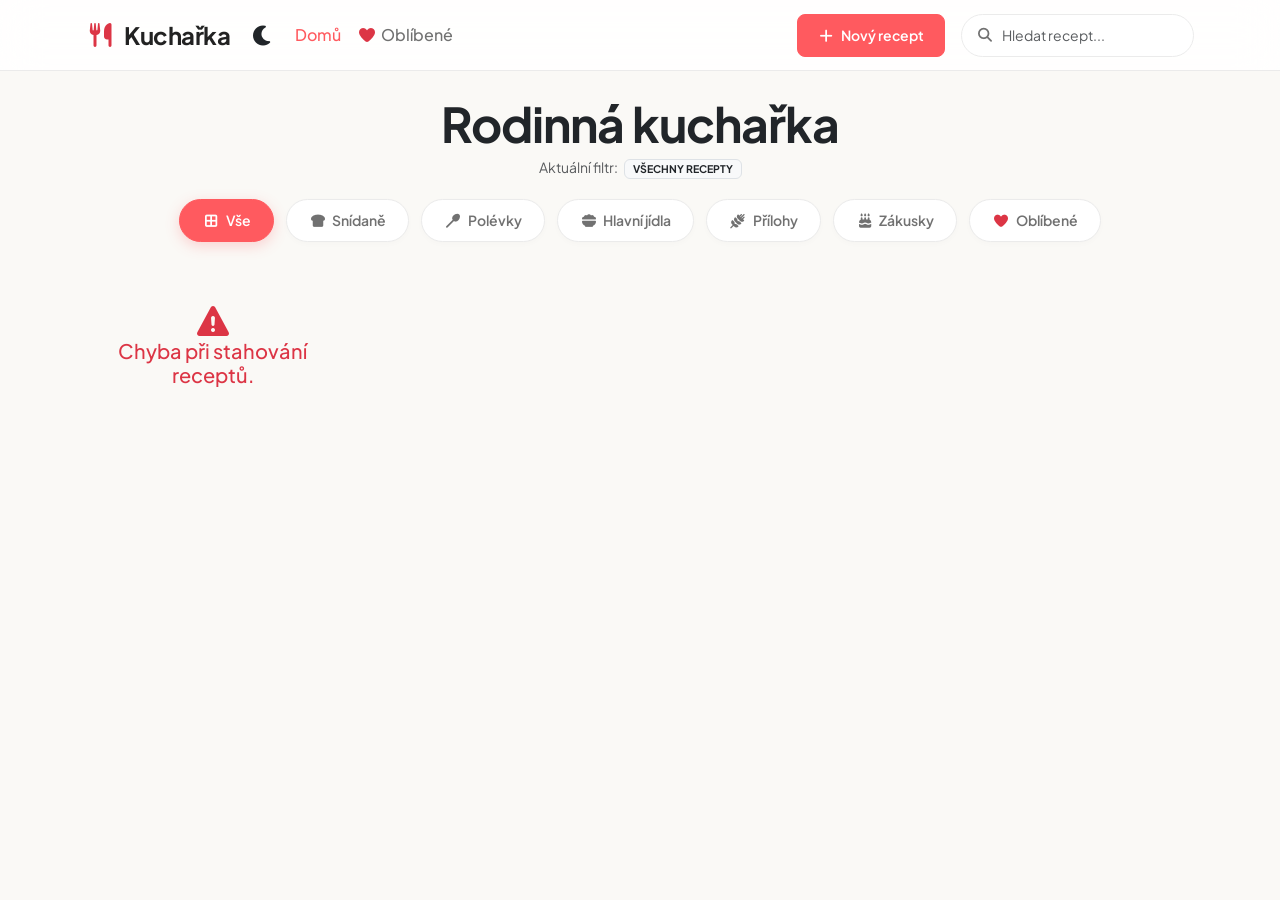
<file: index.html>
<!DOCTYPE html>
<html lang="cs">

<head>
    <meta charset="UTF-8">
    <meta name="viewport" content="width=device-width, initial-scale=1.0">
    <title>Rodinná kuchařka</title>
    <link rel="stylesheet" href="assets/bootstrap/css/bootstrap.min.css">
    <link rel="stylesheet" href="assets/webfonts/all.min.css">
    <link rel="stylesheet" href="style.css">
</head>

<body>
    <script>
        if (localStorage.getItem("theme") === "dark") {
            document.body.classList.add("dark-theme");
        }
    </script>
 
    <!-- NAV BAR FOR TABLET/DESKTOP -->
    <nav class="navbar navbar-expand-lg sticky-top">
        <div class="container px-3">
            <span class="navbar-brand fw-bold fs-4 d-flex align-items-center">
                <i class="fa-solid fa-utensils text-danger me-2"></i> Kuchařka
            </span>
            <button id="themeToggleBtn" class="btn btn-link ms-auto me-2 theme-toggle-btn p-1" onclick="toggleTheme()" title="Přepnout tmavý režim" style="font-size: 20px; text-decoration: none; border: none; box-shadow: none;">
                <i class="fa-solid fa-moon text-dark"></i>
            </button>

            <div class="collapse navbar-collapse" id="navbarSupportedContent">
                <ul class="navbar-nav me-auto mb-2 mb-lg-0">
                    <li class="nav-item">
                        <a class="nav-link active" aria-current="page" href="index.html">Domů</a>
                    </li>
                    <li class="nav-item">
                        <a id="favoritesLink" class="nav-link d-flex align-items-center" href="#">
                            <i class="fa-solid fa-heart text-danger me-1"></i> Oblíbené
                        </a>
                    </li>
                </ul>

                <div class="d-flex gap-3 align-items-center">
                    <button id="clearPrintBtn" class="btn btn-outline-danger btn-sm d-none" onclick="clearPrintQueue()">
                        <i class="fa-solid fa-trash-can me-1"></i> Vyčistit frontu
                    </button>
                    <a href="print.html" id="printNavBtn" class="btn btn-outline-warning btn-sm d-none fw-semibold">
                        <i class="fa-solid fa-print me-1"></i> Tisková fronta (0)
                    </a>
                    <button class="btn btn-primary-action btn-sm" data-bs-toggle="modal"
                        data-bs-target="#addRecipeModal">
                        <i class="fa-solid fa-plus me-1"></i> Nový recept
                    </button>
                </div>
            </div>

            <!-- SEARCH BAR IN NAVBAR (Visible everywhere) -->
            <div class="ms-auto ms-lg-3 search-container" style="min-width: 200px;">
                <i class="fa-solid fa-magnifying-glass search-icon"></i>
                <input id="searchInput" class="form-control" type="search" placeholder="Hledat recept...">
            </div>
        </div>
    </nav>

    <!-- HERO HEADER -->
    <div class="container mt-4 px-3 text-center">
        <h1 class="display-5 fw-bold text-dark mb-1" style="letter-spacing: -1px;">Rodinná kuchařka</h1>
        <p class="text-muted small mb-0">
            Aktuální filtr: <span id="currentCategory"
                class="badge bg-light text-dark border px-2 py-1 ms-1 text-uppercase fw-bold">Všechny recepty</span>
        </p>
    </div>

    <!-- HORIZONTAL FILTER BAR (Airbnb style scroll) -->
    <div class="container px-3">
        <div class="filter-scroll-container">
            <div class="filter-badge active active-category" data-category="all">
                <i class="fa-solid fa-border-all"></i> Vše
            </div>
            <div class="filter-badge" data-category="Snídaně">
                <i class="fa-solid fa-bread-slice"></i> Snídaně
            </div>
            <div class="filter-badge" data-category="Polévky">
                <i class="fa-solid fa-spoon"></i></i> Polévky
            </div>
            <div class="filter-badge" data-category="Hlavní jídla">
                <i class="fa-solid fa-bowl-food"></i> Hlavní jídla
            </div>
            <div class="filter-badge" data-category="Přílohy">
                <i class="fa-solid fa-wheat-awn"></i> Přílohy
            </div>
            <div class="filter-badge" data-category="Zákusky">
                <i class="fa-solid fa-cake-candles"></i> Zákusky
            </div>
            <div class="filter-badge" id="mobileFavoritesBtn" data-category="favorites">
                <i class="fa-solid fa-heart text-danger"></i> Oblíbené
            </div>
        </div>
    </div>

    <!-- RECIPES CONTAINER -->
    <div class="container my-3 px-2">
        <div id="recipesContainer" class="row g-3 row-cols-2 row-cols-md-3 row-cols-lg-4">
            <div class="col-12 text-center my-5 w-100">
                <div class="spinner-border text-danger" role="status"></div>
                <p class="mt-2 text-muted">Načítám dobroty z Google Sheets...</p>
            </div>
        </div>
    </div>

    <!-- MOBILE BOTTOM NAVIGATION -->
    <div class="mobile-bottom-nav">
        <a href="index.html" class="mobile-bottom-nav-item active" id="mobileHomeNav">
            <i class="fa-solid fa-house"></i>
            <span>Domů</span>
        </a>
        <a href="#" id="mobileFavNav" class="mobile-bottom-nav-item">
            <i class="fa-solid fa-heart"></i>
            <span>Oblíbené</span>
        </a>
        <button class="mobile-bottom-nav-item mobile-fab-item" data-bs-toggle="modal" data-bs-target="#addRecipeModal">
            <i class="fa-solid fa-plus"></i>
        </button>
        <a href="print.html" id="mobilePrintNav" class="mobile-bottom-nav-item position-relative">
            <i class="fa-solid fa-print"></i>
            <span>Tisk</span>
            <span id="mobilePrintBadge" class="badge bg-danger rounded-circle position-absolute"
                style="font-size: 8px; padding: 2px 4px; top: 2px; right: 8px; display: none;">0</span>
        </a>
        <button class="mobile-bottom-nav-item"
            onclick="document.getElementById('searchInput').focus(); window.scrollTo({top: 0, behavior: 'smooth'});">
            <i class="fa-solid fa-magnifying-glass"></i>
            <span>Hledat</span>
        </button>
    </div>

    <!-- MODAL: ADD RECIPE -->
    <div class="modal fade" id="addRecipeModal" tabindex="-1" aria-labelledby="addRecipeModalLabel" aria-hidden="true">
        <div class="modal-dialog modal-dialog-centered">
            <div class="modal-content border-0 shadow-lg">
                <div class="modal-header bg-white">
                    <h5 class="modal-title fw-bold" id="addRecipeModalLabel">Přidat nový recept</h5>
                    <button type="button" class="btn-close" data-bs-dismiss="modal" aria-label="Close"></button>
                </div>
                <form id="addRecipeForm">
                    <div class="modal-body">
                        <div class="mb-3">
                            <label for="recipeTitle" class="form-label small fw-bold text-secondary">Název
                                receptu</label>
                            <input type="text" class="form-control" id="recipeTitle" required
                                placeholder="Např. Babiččin štrúdl" maxlength="50">
                        </div>
                        <div class="mb-3">
                            <label for="recipeCategory"
                                class="form-label small fw-bold text-secondary">Kategorie</label>
                            <select class="form-select" id="recipeCategory" required>
                                <option value="Snídaně">Snídaně</option>
                                <option value="Polévky">Polévky</option>
                                <option value="Hlavní jídla" selected>Hlavní jídla</option>
                                <option value="Přílohy">Přílohy</option>
                                <option value="Zákusky">Zákusky</option>
                            </select>
                        </div>
                        <div class="mb-3">
                            <label for="recipeImage" class="form-label small fw-bold text-secondary">Odkaz na obrázek (nepovinné)</label>
                            <input type="url" class="form-control" id="recipeImage" 
                                placeholder="Ponechte prázdné pro výchozí obrázek">
                        </div>
                        <div class="mb-3">
                            <label for="recipeIngredients" class="form-label small fw-bold text-secondary">Ingredience (každou napište na nový řádek)</label>
                            <textarea class="form-control" id="recipeIngredients" rows="3" required
                                placeholder="Např.:&#10;mouka 500g&#10;2 vejce&#10;mléko 1l"></textarea>
                        </div>
                        <div class="mb-3">
                            <label for="recipeInstructions" class="form-label small fw-bold text-secondary">Postup přípravy (každý krok na nový řádek)</label>
                            <textarea class="form-control" id="recipeInstructions" rows="4" required
                                placeholder="Např.:&#10;Smíchej suché suroviny.&#10;Přidej mléko a vejce.&#10;Upeč v troubě na 180°C."></textarea>
                        </div>

                        <div class="mb-2 p-3 bg-light border rounded-3">
                            <label for="recipePin" class="form-label small fw-bold text-danger">
                                <i class="fa-solid fa-lock me-1"></i> Rodinný PIN kód pro zápis
                            </label>
                            <input type="password" class="form-control text-center fw-bold form-control-lg"
                                id="recipePin" required placeholder="••••" inputmode="numeric" pattern="[0-9]*"
                                maxlength="4" autocomplete="off">
                        </div>
                    </div>
                    <div class="modal-footer bg-light border-0">
                        <button type="button" class="btn btn-outline-secondary px-3"
                            data-bs-dismiss="modal">Zrušit</button>
                        <button type="submit" id="submitBtn" class="btn btn-primary-action px-4">
                            <span id="btnText">Uložit do kuchařky</span>
                        </button>
                    </div>
                </form>
            </div>
        </div>
    </div>

    <!-- MODAL: DELETE CONFIRMATION -->
    <div class="modal fade" id="deletePinModal" tabindex="-1" aria-labelledby="deletePinModalLabel" aria-hidden="true">
        <div class="modal-dialog modal-sm modal-dialog-centered">
            <div class="modal-content border-0 shadow-lg">
                <div class="modal-header border-0 pb-0">
                    <h6 class="modal-title fw-bold text-danger" id="deletePinModalLabel">
                        <i class="fa-solid fa-triangle-exclamation me-2"></i>Smazat recept?
                    </h6>
                    <button type="button" class="btn-close" data-bs-dismiss="modal" aria-label="Close"></button>
                </div>
                <form id="deleteRecipeForm">
                    <div class="modal-body text-center py-3">
                        <p class="text-muted small mb-3">Tato akce je nevratná. Zadejte rodinný PIN kód pro potvrzení:
                        </p>
                        <input type="password" class="form-control text-center fw-bold form-control-lg"
                            id="deletePinInput" required placeholder="••••" inputmode="numeric" pattern="[0-9]*"
                            maxlength="4" autocomplete="off">
                    </div>
                    <div class="modal-footer border-0 pt-0 d-flex justify-content-between">
                        <button type="button" class="btn btn-sm btn-outline-secondary px-3"
                            data-bs-dismiss="modal">Zrušit</button>
                        <button type="submit" id="deleteSubmitBtn"
                            class="btn btn-sm btn-danger px-3 fw-bold">Potvrdit</button>
                    </div>
                </form>
            </div>
        </div>
    </div>

    <script src="assets/bootstrap/js/bootstrap.bundle.min.js"></script>
    <script>
        function toggleTheme() {
            const isDark = document.body.classList.toggle("dark-theme");
            localStorage.setItem("theme", isDark ? "dark" : "light");
            updateThemeIcon(isDark);
        }
        function updateThemeIcon(isDark) {
            const icon = document.querySelector("#themeToggleBtn i");
            if (icon) {
                if (isDark) {
                    icon.className = "fa-solid fa-sun text-warning";
                } else {
                    icon.className = "fa-solid fa-moon text-dark";
                }
            }
        }
        document.addEventListener("DOMContentLoaded", () => {
            const isDark = document.body.classList.contains("dark-theme");
            updateThemeIcon(isDark);
        });
    </script>
    <script src="script.js"></script>
</body>

</html>
</file>
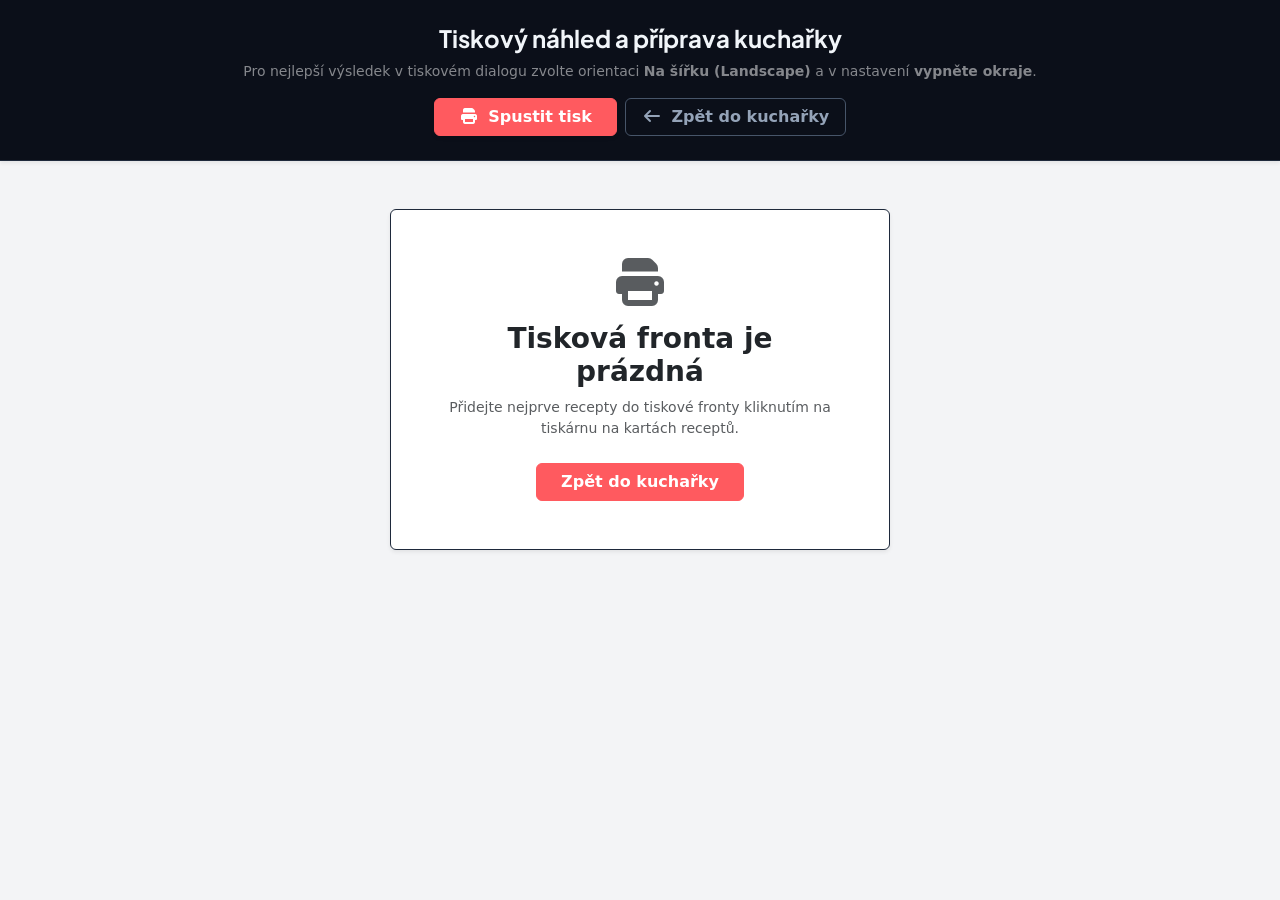
<file: print.html>
<!DOCTYPE html>
<html lang="cs">

<head>
    <meta charset="UTF-8">
    <meta name="viewport" content="width=device-width, initial-scale=1.0">
    <title>Tisk receptů</title>
    <link rel="stylesheet" href="assets/bootstrap/css/bootstrap.min.css">
    <link rel="stylesheet" href="assets/webfonts/all.min.css">
    <style>
        @import url('https://fonts.googleapis.com/css2?family=Playfair+Display:ital,wght@0,500;0,700;1,400&family=Plus+Jakarta+Sans:wght@400;500;600;700;800&display=swap');

        body {
            background: #f3f4f6;
            margin: 0;
            padding: 0;
            -webkit-print-color-adjust: exact;
            print-color-adjust: exact;
        }

        /* Tisková lišta sladěná s GUI */
        .no-print {
            background: #0B0F19 !important; /* Shodná s tmavým režimem kuchařky */
            color: #F1F5F9 !important;
            border-bottom: 1px solid #1E293B;
        }

        .no-print h4 {
            font-family: 'Plus Jakarta Sans', sans-serif;
            font-weight: 700;
        }

        .no-print .btn-warning {
            background-color: #FF5A5F !important; /* Hlavní korálová barva kuchařky */
            border-color: #FF5A5F !important;
            color: white !important;
            font-weight: 700 !important;
            transition: all 0.2s ease;
            box-shadow: 0 4px 12px rgba(255, 90, 95, 0.3);
        }

        .no-print .btn-warning:hover {
            background-color: #E0484D !important;
            border-color: #E0484D !important;
        }

        .no-print .btn-outline-light {
            border-color: #475569 !important;
            color: #94A3B8 !important;
            font-weight: 600;
        }

        .no-print .btn-outline-light:hover {
            background: #1E293B !important;
            color: #F1F5F9 !important;
        }

        /* Stránka A4 na šířku (PC / Tablet) */
        .print-page {
            width: 297mm;
            height: 210mm;
            page-break-after: always;
            box-sizing: border-box;
            padding: 5mm 6mm; /* Přesně 5mm horní/dolní okraj */
            display: flex;
            justify-content: space-between;
            background: white;
            position: relative;
            margin: 20px auto;
            box-shadow: 0 4px 15px rgba(0,0,0,0.06);
        }

        /* Jednotlivá A5 kartička - zvětšená pro vyplnění plochy papíru */
        .recipe-card-print {
            margin-top: 2.5px;
            width: 140mm; /* Zvětšeno ze 133mm */
            height: 200mm; /* Zvětšeno ze 190mm */
            border: 1.5px solid #000000; /* Výraznější černý rámeček */
            outline: 3px double #000000;
            outline-offset: -4px;
            padding: 5mm 5mm 4mm 11mm; /* Zmenšené okraje (více místa pro obsah) */
            box-sizing: border-box;
            display: flex;
            flex-direction: column;
            font-family: 'Plus Jakarta Sans', sans-serif;
            position: relative;
            background: white;
        }

        /* Prázdná polovina papíru (zcela neviditelná) */
        .empty-card-print {
            width: 140mm;
            height: 200mm;
            border: none !important;
            background: transparent !important;
        }

        /* Vodící kroužky pro děrovačku (do šanonu) - absolutně pozicované */
        .binder-holes {
            position: absolute;
            left: 3.5mm;
            top: 0;
            bottom: 0;
            width: 5mm;
        }

        .binder-hole {
            width: 4.5mm;
            height: 4.5mm;
            border: 1.5px solid #000000; /* Výraznější černá pro snadné děrování */
            background: #ffffff;
            border-radius: 50%;
            display: flex;
            align-items: center;
            justify-content: center;
            position: absolute;
            left: 0;
        }
        
        .binder-hole::after {
            content: '';
            width: 1.5mm;
            height: 1.5mm;
            background: #000000;
            border-radius: 50%;
        }

        .binder-hole:nth-child(1) {
            top: 20.5mm; /* 27.5mm od vrchu A4 (mínus 5mm horní okraj stránky) */
        }

        .binder-hole:nth-child(2) {
            top: 65.5mm; /* 22.5mm + 45mm mezera */
        }

        .binder-hole:nth-child(3) {
            top: 130.5mm; /* 67.5mm + 65mm mezera */
        }

        .binder-hole:nth-child(4) {
            top: 175.5mm; /* 132.5mm + 45mm mezera */
        }

        /* Záhlaví RECIPE CARD */
        .print-header {
            text-align: center;
            font-size: 10px;
            font-weight: 800;
            letter-spacing: 3px;
            text-transform: uppercase;
            margin-bottom: 2mm;
            color: #92400e; /* Tmavší, kontrastnější jantarová */
            font-family: 'Plus Jakarta Sans', sans-serif;
        }

        /* Box pro název receptu */
        .print-title-box {
            text-align: center;
            font-size: 20px;
            font-family: 'Playfair Display', Georgia, serif;
            font-weight: 800; /* Výraznější písmo */
            letter-spacing: 0.5px;
            margin-bottom: 4mm;
            color: #000000;
            border-bottom: 2px solid #000000; /* Výrazná linka pod názvem */
            padding-bottom: 2.5mm;
        }

        /* Hlavní obsahový prostor */
        .print-content {
            display: flex;
            flex-grow: 1;
            margin-bottom: 3mm;
            overflow: hidden;
            gap: 4mm;
        }

        .print-ingredients {
            width: 45%;
            border-right: 1.5px dashed #000000; /* Výrazná dělicí čára */
            padding-right: 2mm;
        }

        .print-directions {
            width: 55%;
            padding-left: 1mm;
        }

        .print-section-title {
            font-size: 11px;
            font-weight: 800; /* Extra bold */
            letter-spacing: 1px;
            margin-bottom: 2.5mm;
            text-transform: uppercase;
            color: #000000; /* Sytě černá */
            font-family: 'Plus Jakarta Sans', sans-serif;
            display: flex;
            align-items: center;
            gap: 5px;
        }

        .print-section-title i {
            font-size: 10px;
            color: #000000; /* Černé ikony pro viditelnost */
        }

        /* Výrazné linky receptu a textu pro tisk */
        .print-line {
            border-bottom: 1.5px solid #000000; /* Tmavší a tlustší linka pro tiskárny */
            font-size: 11px;
            line-height: 19px;
            min-height: 19px;
            padding-left: 1px;
            white-space: normal;
            word-break: break-word;
            color: #000000; /* Sytá černá */
            font-weight: 700; /* Výrazné písmo na čtení */
        }
        
        .print-line.empty-line {
            border-bottom: 1px solid #444444; /* Výraznější prázdné řádky */
        }

        /* Box pro poznámky na dně karty */
        .print-notes-box {
            border: 1.5px dashed #000000; /* Kontrastní ohraničení */
            background: #ffffff;
            height: 18mm;
            padding: 1.5mm;
            position: relative;
            box-sizing: border-box;
            border-radius: 4px;
        }

        .print-notes-title {
            font-size: 8px;
            text-transform: uppercase;
            letter-spacing: 1px;
            color: #000000; /* Kontrastní text */
            font-weight: 800;
            margin-bottom: 1mm;
        }

        /* --- MOBILNÍ ZOBRAZENÍ PREVIEW --- */
        @media (max-width: 991px) {
            body {
                background: #0B0F19; /* Tmavé pozadí pro mobilní preview tiskové fronty */
            }
            .print-page {
                width: 95%;
                height: auto;
                flex-direction: column;
                gap: 15px;
                padding: 15px;
                margin: 15px auto;
                border-radius: 12px;
                border: 1px solid #1E293B;
                background: #151D30; /* Sladěno s tmavým režimem webu */
            }
            .recipe-card-print, .empty-card-print {
                width: 100%;
                height: auto;
                min-height: 190mm;
                padding: 5mm 5mm 4mm 11mm;
            }
            .recipe-card-print {
                background: #ffffff; /* Fyzická karta zůstává pro čtení bílá */
                color: #000000;
            }
            .empty-card-print {
                padding: 20px !important;
                height: 100px !important;
                min-height: auto !important;
            }
        }

        /* --- SKUTEČNÝ TISK (A4 LANDSCAPE) --- */
        @media print {
            body {
                background: white !important;
                margin: 0 !important;
                padding: 0 !important;
            }

            .print-page {
                width: 297mm !important;
                height: 210mm !important;
                flex-direction: row !important;
                padding: 5mm 6mm !important;
                margin: 0 !important;
                box-shadow: none !important;
                display: flex !important;
                justify-content: space-between !important;
                border: none !important;
                border-radius: 0 !important;
                background: white !important;
            }

            .recipe-card-print {
                width: 140mm !important;
                height: 200mm !important;
                padding: 5mm 5mm 4mm 11mm !important;
            }

            .empty-card-print {
                width: 140mm !important;
                height: 200mm !important;
                display: flex !important;
            }

            .no-print {
                display: none !important;
            }
        }
    </style>
</head>

<body>

    <div class="no-print p-4 text-center shadow-sm">
        <h4 class="mb-2">Tiskový náhled a příprava kuchařky</h4>
        <p class="text-white-50 small mb-3">Pro nejlepší výsledek v tiskovém dialogu zvolte orientaci <b>Na šířku (Landscape)</b> a v nastavení <b>vypněte okraje</b>.</p>
        <div class="d-flex justify-content-center gap-2">
            <button class="btn btn-warning px-4 fw-bold shadow-sm" onclick="window.print()">
                <i class="fa-solid fa-print me-1"></i> Spustit tisk
            </button>
            <a href="index.html" class="btn btn-outline-light px-3">
                <i class="fa-solid fa-arrow-left me-1"></i> Zpět do kuchařky
            </a>
        </div>
    </div>

    <div id="pagesContainer"></div>

    <script>
        function generateLines(array, maxLines, prefixType = "none") {
            let html = "";
            let renderedLinesCount = 0;

            // Vykreslení reálného textu receptu
            for (let i = 0; i < array.length; i++) {
                if (array[i].trim() === "") continue;

                let prefix = "";
                if (prefixType === "bullet") prefix = "• ";
                if (prefixType === "number") prefix = `${i + 1}. `;

                html += `<div class="print-line">${prefix}${array[i].trim()}</div>`;
                renderedLinesCount++;
            }

            // Dotištění prázdných řádků do fixního počtu, aby karta vypadala jako šablona
            if (renderedLinesCount < maxLines) {
                for (let j = 0; j < (maxLines - renderedLinesCount); j++) {
                    html += `<div class="print-line empty-line">&nbsp;</div>`;
                }
            }
            return html;
        }

        const queue = JSON.parse(localStorage.getItem("printQueue")) || [];
        const container = document.getElementById("pagesContainer");

        if (queue.length === 0) {
            container.innerHTML = `
                <div class="p-5 text-center my-5 bg-white rounded shadow-sm max-width-md mx-auto" style="max-width: 500px; border: 1px solid #1E293B;">
                    <i class="fa-solid fa-print text-muted fa-3x mb-3"></i>
                    <h3 class="fw-bold text-dark">Tisková fronta je prázdná</h3>
                    <p class="text-muted small">Přidejte nejprve recepty do tiskové fronty kliknutím na tiskárnu na kartách receptů.</p>
                    <a href="index.html" class="btn btn-warning mt-2 fw-bold text-white px-4" style="background-color: #FF5A5F; border-color: #FF5A5F;">Zpět do kuchařky</a>
                </div>`;
        } else {
            let htmlPages = "";

            for (let i = 0; i < queue.length; i += 2) {
                const r1 = queue[i];
                const r2 = queue[i + 1];

                const r1Ing = r1.ingredients ? r1.ingredients.split(';') : [];
                const r1Inst = r1.instructions ? r1.instructions.split(';') : [];

                htmlPages += `<div class="print-page">`;

                // --- 1. RECEPT (Levá A5 kartička) ---
                htmlPages += `
                    <div class="recipe-card-print">
                        <div class="binder-holes">
                            <div class="binder-hole"></div>
                            <div class="binder-hole"></div>
                            <div class="binder-hole"></div>
                            <div class="binder-hole"></div>
                        </div>
                        <div class="print-header">Rodinná Kuchařka</div>
                        <div class="print-title-box">${r1.title}</div>
                        <div class="print-content">
                            <div class="print-ingredients">
                                <div class="print-section-title"><i class="fa-solid fa-basket-shopping"></i> Suroviny:</div>
                                ${generateLines(r1Ing, 17, "bullet")}
                            </div>
                            <div class="print-directions">
                                <div class="print-section-title"><i class="fa-solid fa-kitchen-set"></i> Postup:</div>
                                ${generateLines(r1Inst, 17, "number")}
                            </div>
                        </div>
                        <div class="print-notes-box">
                            <div class="print-notes-title">Moje poznámky:</div>
                        </div>
                    </div>
                `;

                // --- 2. RECEPT (Pravá A5 kartička nebo prázdné místo) ---
                if (r2) {
                    const r2Ing = r2.ingredients ? r2.ingredients.split(';') : [];
                    const r2Inst = r2.instructions ? r2.instructions.split(';') : [];

                    htmlPages += `
                        <div class="recipe-card-print">
                            <div class="binder-holes">
                                <div class="binder-hole"></div>
                                <div class="binder-hole"></div>
                                <div class="binder-hole"></div>
                                <div class="binder-hole"></div>
                            </div>
                            <div class="print-header">Rodinná Kuchařka</div>
                            <div class="print-title-box">${r2.title}</div>
                            <div class="print-content">
                                <div class="print-ingredients">
                                    <div class="print-section-title"><i class="fa-solid fa-basket-shopping"></i> Suroviny:</div>
                                    ${generateLines(r2Ing, 17, "bullet")}
                                </div>
                                <div class="print-directions">
                                    <div class="print-section-title"><i class="fa-solid fa-kitchen-set"></i> Postup:</div>
                                    ${generateLines(r2Inst, 17, "number")}
                                </div>
                            </div>
                            <div class="print-notes-box">
                                <div class="print-notes-title">Moje poznámky:</div>
                            </div>
                        </div>
                    `;
                } else {
                    htmlPages += `
                        <div class="empty-card-print">
                        </div>
                    `;
                }

                htmlPages += `</div>`;
            }

            container.innerHTML = htmlPages;

            // Spuštění tisku po vykreslení elementů
            setTimeout(() => {
                window.print();
            }, 600);
        }
    </script>
</body>

</html>
</file>
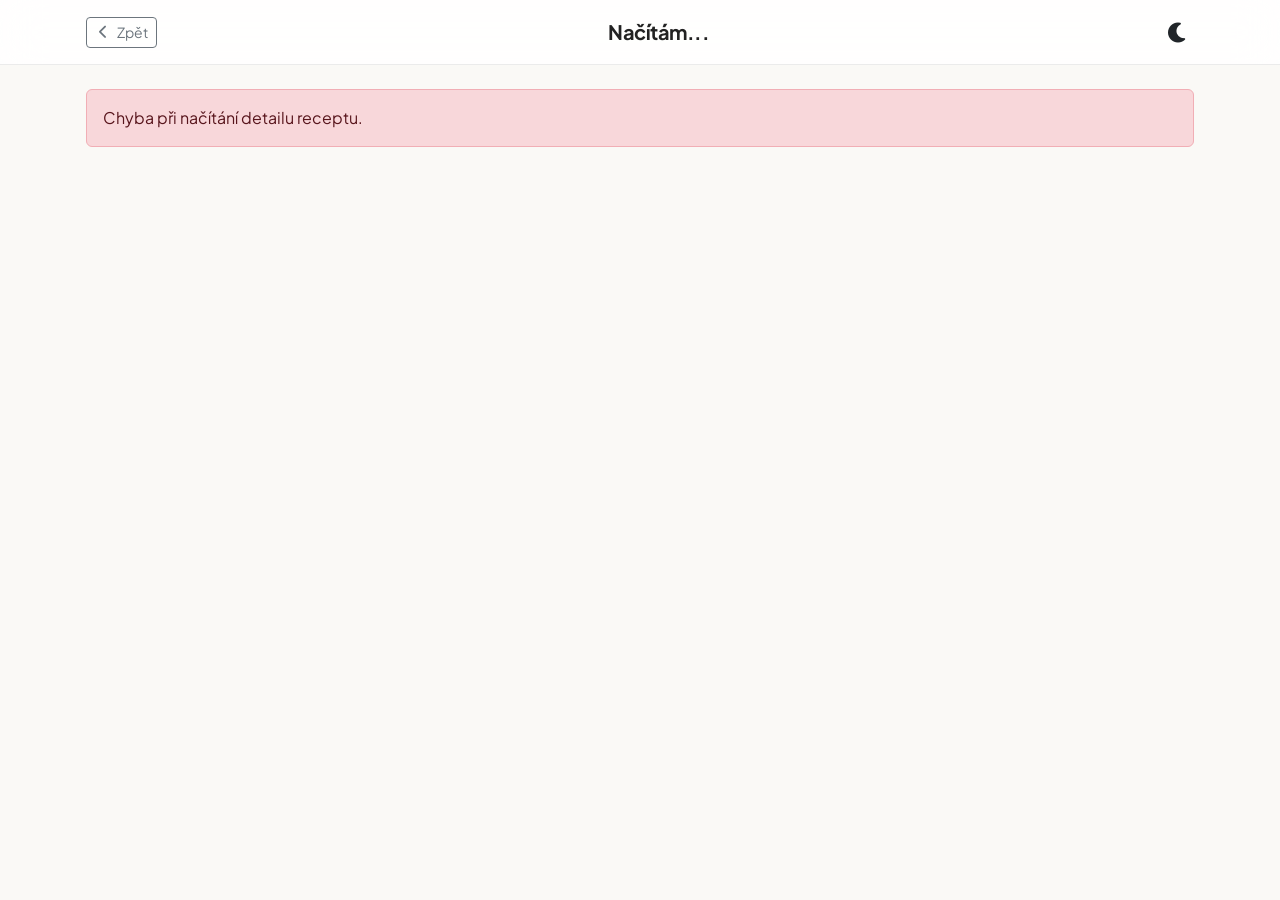
<file: recipe.html>
<!DOCTYPE html>
<html lang="cs">

<head>
    <meta charset="UTF-8">
    <meta name="viewport" content="width=device-width, initial-scale=1.0">
    <title>Detail receptu</title>
    <link rel="stylesheet" href="assets/bootstrap/css/bootstrap.min.css">
    <link rel="stylesheet" href="assets/webfonts/all.min.css">
    <link rel="stylesheet" href="style.css">
</head>

<body>
    <script>
        if (localStorage.getItem("theme") === "dark") {
            document.body.classList.add("dark-theme");
        }
    </script>

    <!-- STICKY HEADER -->
    <nav class="navbar sticky-top">
        <div class="container px-3">
            <a class="btn btn-outline-secondary btn-sm d-flex align-items-center" href="index.html">
                <i class="fa-solid fa-chevron-left me-1"></i> Zpět
            </a>
            <span class="navbar-brand fw-bold mx-auto text-truncate" id="navTitle" style="max-width: 60%;">Načítám...</span>
            <button id="themeToggleBtn" class="btn btn-link theme-toggle-btn p-1" onclick="toggleTheme()" title="Přepnout tmavý režim" style="font-size: 20px; text-decoration: none; border: none; box-shadow: none;">
                <i class="fa-solid fa-moon text-dark"></i>
            </button>
        </div>
    </nav>

    <!-- CONTENT -->
    <div class="container my-4 px-3" id="recipeDetailContainer">
        <div class="text-center my-5">
            <div class="spinner-border text-danger" role="status"></div>
        </div>
    </div>

    <script src="assets/bootstrap/js/bootstrap.bundle.min.js"></script>
    <script>
        const API_URL = "https://script.google.com/macros/s/AKfycbzk3fELy7sIuMoFTeZKSZ9aFkRZf-dAgMYopGnpx-psw7T05cYdy6FQGtPFFY1Y3b1r/exec";

        async function loadRecipeDetail() {
            const urlParams = new URLSearchParams(window.location.search);
            const recipeId = Number(urlParams.get('id'));
            const container = document.getElementById('recipeDetailContainer');

            try {
                const response = await fetch(API_URL);
                const recipes = await response.json();

                const recipe = recipes.find(r => Number(r.id) === recipeId);

                if (!recipe) {
                    container.innerHTML = `<div class="alert alert-danger border-0 rounded-3 shadow-sm text-center p-4"><i class="fa-solid fa-circle-xmark text-danger fa-2xl mb-3 d-block"></i>Recept nebyl nalezen.</div>`;
                    return;
                }

                document.getElementById('navTitle').innerText = recipe.title;

                function getFullCategoryName(cat) {
                    if (!cat) return "Neznámé";
                    const cleanCat = cat.trim().toUpperCase();
                    switch (cleanCat) {
                        case "S": return "Snídaně";
                        case "P": return "Polévky";
                        case "H": return "Hlavní jídla";
                        case "PR": return "Přílohy";
                        case "Z": return "Zákusky";
                        default: return cat;
                    }
                }

                const fullCategory = getFullCategoryName(recipe.category);

                const ingredientsHtml = recipe.ingredients
                    ? recipe.ingredients.split(';').map(ing => `
                        <li class="list-group-item py-3 px-3 d-flex align-items-center border-0 border-bottom">
                            <input class="form-check-input me-3 border-secondary" type="checkbox" style="width: 20px; height: 20px; cursor: pointer;">
                            <span class="fs-6 text-dark">${ing.trim()}</span>
                        </li>`).join('')
                    : '<li class="list-group-item text-muted">Žádné ingredience nebyly zadány.</li>';

                const instructionsHtml = recipe.instructions
                    ? recipe.instructions.split(';').map((inst, index) => `
                        <div class="step-card d-flex align-items-start shadow-sm">
                            <span class="badge bg-danger rounded-circle me-3 mt-1 d-flex align-items-center justify-content-center" style="width: 28px; height: 28px; min-width: 28px; font-size: 14px; font-weight: 700;">${index + 1}</span>
                            <p class="mb-0 fs-6 text-dark" style="line-height: 1.6;">${inst.trim()}</p>
                        </div>`).join('')
                    : '<p class="text-muted">Žádný postup nebyl zadán.</p>';

                container.innerHTML = `
                    <div class="row g-4">
                        <div class="col-12 col-md-5">
                            <div class="position-relative">
                                <img src="${recipe.image}" class="img-fluid w-100 recipe-hero-img" alt="${recipe.title}">
                                <span class="recipe-meta-badge">${fullCategory}</span>
                            </div>
                        </div>
                        
                        <div class="col-12 col-md-7">
                            <h1 class="display-6 fw-extrabold text-dark mb-4 text-center text-md-start" style="letter-spacing: -1px; font-weight: 800;">${recipe.title}</h1>
                            
                            <h4 class="fw-bold text-dark border-bottom pb-2 mb-3 d-flex align-items-center justify-content-center justify-content-md-start">
                                <i class="fa-solid fa-basket-shopping text-danger me-2"></i> Ingredience
                            </h4>
                            <ul class="list-group list-group-flush mb-4 shadow-sm rounded-3 overflow-hidden border">
                                ${ingredientsHtml}
                            </ul>
                            
                            <h4 class="fw-bold text-dark border-bottom pb-2 mb-3 d-flex align-items-center justify-content-center justify-content-md-start">
                                <i class="fa-solid fa-kitchen-set text-danger me-2"></i> Postup přípravy
                            </h4>
                            <div class="px-1">
                                ${instructionsHtml}
                            </div>
                        </div>
                    </div>
                `;

            } catch (error) {
                console.error(error);
                container.innerHTML = `<div class="alert alert-danger">Chyba při načítání detailu receptu.</div>`;
            }
        }

        loadRecipeDetail();

        function toggleTheme() {
            const isDark = document.body.classList.toggle("dark-theme");
            localStorage.setItem("theme", isDark ? "dark" : "light");
            updateThemeIcon(isDark);
        }
        function updateThemeIcon(isDark) {
            const icon = document.querySelector("#themeToggleBtn i");
            if (icon) {
                if (isDark) {
                    icon.className = "fa-solid fa-sun text-warning";
                } else {
                    icon.className = "fa-solid fa-moon text-dark";
                }
            }
        }
        document.addEventListener("DOMContentLoaded", () => {
            const isDark = document.body.classList.contains("dark-theme");
            updateThemeIcon(isDark);
        });
    </script>
</body>

</html>
</file>
<file: style.css>
@import url('https://fonts.googleapis.com/css2?family=Plus+Jakarta+Sans:wght@300;400;500;600;700;800&display=swap');

/* --- CUSTOM DESIGN SYSTEM VARIABLES --- */
:root {
    --primary: #FF5A5F;       /* Warm Coral Red */
    --primary-hover: #E0484D;
    --primary-light: #FFECEE;
    --secondary: #00A699;     /* Soft Culinary Teal */
    --accent: #FFB000;        /* Honey Amber */
    --bg-color: #FAF9F6;      /* Off-white soft cream */
    --card-bg: #FFFFFF;
    --text-main: #222222;
    --text-muted: #717171;
    --border-color: #EBEBEB;
    --shadow-soft: 0 4px 18px rgba(0, 0, 0, 0.04);
    --shadow-hover: 0 12px 30px rgba(0, 0, 0, 0.08);
    --radius-sm: 8px;
    --radius-md: 16px;
    --radius-lg: 24px;
    --font-main: 'Plus Jakarta Sans', -apple-system, BlinkMacSystemFont, sans-serif;
}

/* --- GLOBAL STYLES --- */
body {
    background-color: var(--bg-color);
    font-family: var(--font-main);
    color: var(--text-main);
    overflow-x: hidden;
    -webkit-tap-highlight-color: transparent;
}

/* Smooth Scrolling */
html {
    scroll-behavior: smooth;
}

/* --- NAVIGATION BAR --- */
.navbar {
    background: rgba(255, 255, 255, 0.85) !important;
    backdrop-filter: blur(20px);
    -webkit-backdrop-filter: blur(20px);
    border-bottom: 1px solid var(--border-color);
    padding: 12px 0;
}

.navbar-brand {
    color: var(--text-main) !important;
    letter-spacing: -0.5px;
}

.nav-link {
    color: var(--text-muted) !important;
    font-weight: 500;
    transition: color 0.2s ease;
}

.nav-link:hover, .nav-link.active {
    color: var(--primary) !important;
}

/* Search bar styling */
.search-container {
    position: relative;
}

.search-container input {
    border-radius: var(--radius-lg);
    border: 1px solid var(--border-color);
    padding-left: 40px;
    font-size: 14px;
    transition: all 0.2s ease;
}

.search-container input:focus {
    border-color: var(--primary);
    box-shadow: 0 0 0 4px var(--primary-light);
}

.search-icon {
    position: absolute;
    left: 15px;
    top: 50%;
    transform: translateY(-50%);
    color: var(--text-muted);
    font-size: 14px;
    pointer-events: none;
}

/* --- RECEPTY KARTY --- */
.recipe-card {
    border-radius: var(--radius-md) !important;
    border: 1px solid var(--border-color) !important;
    background: var(--card-bg);
    transition: all 0.3s cubic-bezier(0.16, 1, 0.3, 1);
    height: 100%;
}

.recipe-card:hover {
    transform: translateY(-4px);
    box-shadow: var(--shadow-hover) !important;
}

.img-wrapper {
    position: relative;
    border-top-left-radius: var(--radius-md);
    border-top-right-radius: var(--radius-md);
    overflow: hidden;
}

.recipe-card img {
    transition: transform 0.6s cubic-bezier(0.16, 1, 0.3, 1);
}

.recipe-card:hover img {
    transform: scale(1.06);
}

/* Overlay Buttons on Images */
.delete-btn-overlay, .print-btn-overlay {
    position: absolute;
    z-index: 10;
    width: 36px;
    height: 36px;
    display: flex;
    align-items: center;
    justify-content: center;
    border-radius: 50% !important;
    border: 1px solid rgba(255, 255, 255, 0.3) !important;
    box-shadow: 0 4px 12px rgba(0, 0, 0, 0.12) !important;
    background: rgba(255, 255, 255, 0.9) !important;
    backdrop-filter: blur(8px);
    -webkit-backdrop-filter: blur(8px);
    transition: all 0.2s ease;
    padding: 0 !important;
}

.delete-btn-overlay {
    top: 10px;
    left: 10px;
    color: var(--text-muted) !important;
}

.delete-btn-overlay:hover {
    color: #dc3545 !important;
    background: #ffffff !important;
    transform: scale(1.1);
}

.print-btn-overlay {
    top: 10px;
    right: 10px;
    color: var(--text-muted) !important;
}

.print-btn-overlay:hover {
    color: var(--secondary) !important;
    background: #ffffff !important;
    transform: scale(1.1);
}

.print-btn-overlay.btn-warning {
    background: var(--accent) !important;
    color: white !important;
    border-color: var(--accent) !important;
}

/* --- FILTRY CATEGORIES (AIRBNB STYLE) --- */
.filter-scroll-container {
    display: flex;
    gap: 12px;
    flex-wrap: wrap;
    padding: 20px 0;
    justify-content: center;
}

.filter-badge {
    background: #FFFFFF;
    color: var(--text-muted);
    border: 1px solid var(--border-color);
    padding: 10px 22px;
    border-radius: var(--radius-lg);
    font-size: 14px;
    font-weight: 600;
    white-space: nowrap;
    cursor: pointer;
    transition: all 0.2s cubic-bezier(0.16, 1, 0.3, 1);
    user-select: none;
    text-decoration: none;
    display: inline-flex;
    align-items: center;
    gap: 6px;
    box-shadow: 0 2px 6px rgba(0, 0, 0, 0.02);
}

.filter-badge:hover {
    border-color: var(--text-muted);
    color: var(--text-main);
}

.filter-badge.active-category, 
.filter-badge.active {
    background: var(--primary) !important;
    color: #ffffff !important;
    border-color: var(--primary) !important;
    box-shadow: 0 4px 14px rgba(255, 90, 95, 0.25) !important;
}

/* --- MOBILE BOTTOM NAVIGATION --- */
.mobile-bottom-nav {
    display: none;
}

@media (max-width: 768px) {
    body {
        padding-bottom: 80px; /* Space for the bottom bar */
    }

    .mobile-bottom-nav {
        display: flex;
        position: fixed;
        bottom: 0;
        left: 0;
        right: 0;
        height: 65px;
        background: rgba(255, 255, 255, 0.95);
        backdrop-filter: blur(10px);
        -webkit-backdrop-filter: blur(10px);
        border-top: 1px solid var(--border-color);
        z-index: 1000;
        justify-content: space-around;
        align-items: center;
        padding: 5px 10px;
        box-shadow: 0 -4px 20px rgba(0, 0, 0, 0.05);
    }

    .mobile-bottom-nav-item {
        display: flex;
        flex-direction: column;
        align-items: center;
        text-decoration: none;
        color: var(--text-muted);
        font-size: 11px;
        font-weight: 500;
        background: none;
        border: none;
        padding: 5px;
        transition: color 0.2s ease;
        position: relative;
    }

    .mobile-bottom-nav-item i {
        font-size: 20px;
        margin-bottom: 3px;
    }

    .mobile-bottom-nav-item.active {
        color: var(--primary);
    }

    /* Floating center action button on mobile nav */
    .mobile-fab-item {
        width: 48px;
        height: 48px;
        background: var(--primary);
        color: white !important;
        border-radius: 50%;
        display: flex;
        align-items: center;
        justify-content: center;
        box-shadow: 0 4px 12px rgba(255, 90, 95, 0.3);
        margin-top: -20px;
        border: 4px solid var(--bg-color);
        transition: transform 0.2s ease;
    }

    .mobile-fab-item i {
        font-size: 18px;
        margin-bottom: 0;
    }

    .mobile-fab-item:active {
        transform: scale(0.95);
    }

    /* Horizontal categories scroll for mobile */
    .filter-scroll-container {
        flex-wrap: nowrap;
        overflow-x: auto;
        padding: 12px 4px;
        margin-right: -15px;
        margin-left: -15px;
        padding-left: 15px;
        padding-right: 15px;
        scroll-behavior: smooth;
        -webkit-overflow-scrolling: touch;
        justify-content: flex-start;
    }
    
    .filter-scroll-container::-webkit-scrollbar {
        display: none;
    }
}

/* --- MODALS --- */
.modal-content {
    border-radius: var(--radius-md) !important;
    overflow: hidden;
}

.modal-header {
    border-bottom: 1px solid var(--border-color);
    padding: 20px 24px;
}

.modal-body {
    padding: 24px;
}

.modal-footer {
    border-top: 1px solid var(--border-color);
    padding: 16px 24px;
}

.form-control, .form-select {
    border-radius: var(--radius-sm);
    border: 1px solid var(--border-color);
    padding: 10px 14px;
    font-size: 14px;
    transition: all 0.2s ease;
}

.form-control:focus, .form-select:focus {
    border-color: var(--primary);
    box-shadow: 0 0 0 4px var(--primary-light);
}

.btn-primary-action {
    background-color: var(--primary);
    border-color: var(--primary);
    color: white;
    font-weight: 600;
    border-radius: var(--radius-sm);
    padding: 10px 20px;
    transition: all 0.2s ease;
}

.btn-primary-action:hover, .btn-primary-action:active {
    background-color: var(--primary-hover);
    border-color: var(--primary-hover);
}

/* Detail page styling custom classes */
.recipe-hero-img {
    height: 320px;
    object-fit: cover;
    border-radius: var(--radius-md);
    box-shadow: var(--shadow-soft);
}

.recipe-meta-badge {
    position: absolute;
    bottom: 15px;
    left: 15px;
    background: rgba(255, 255, 255, 0.95);
    backdrop-filter: blur(4px);
    -webkit-backdrop-filter: blur(4px);
    color: var(--text-main);
    padding: 6px 14px;
    border-radius: var(--radius-lg);
    font-weight: 600;
    font-size: 12px;
    box-shadow: 0 2px 8px rgba(0,0,0,0.05);
}

.step-card {
    background: #ffffff;
    border: 1px solid var(--border-color);
    border-radius: var(--radius-sm);
    padding: 16px;
    margin-bottom: 12px;
    transition: all 0.2s ease;
}

.step-card:hover {
    border-color: var(--primary-light);
    background: var(--bg-color);
}

/* --- GLOBAL TRANSITIONS FOR SMOOTH THEME SWITCHING --- */
body {
    transition: background-color 0.4s cubic-bezier(0.16, 1, 0.3, 1), color 0.3s ease;
}
.navbar, .mobile-bottom-nav, .recipe-card, .filter-badge, .form-control, .form-select, .modal-content, .step-card, .list-group-item {
    transition: background-color 0.4s cubic-bezier(0.16, 1, 0.3, 1), border-color 0.3s ease, color 0.3s ease, box-shadow 0.3s ease;
}

/* --- PREMIUM DARK MODE STYLES (SLATE THEME) --- */
body.dark-theme {
    --bg-color: #0B0F19;       /* Deep Midnight Slate */
    --card-bg: #151D30;        /* Rich Dark Slate Card */
    --text-main: #F1F5F9;      /* Crisp Off-White */
    --text-muted: #94A3B8;     /* Muted Slate Gray */
    --border-color: #1E293B;   /* Slate Border */
    --primary-light: rgba(255, 90, 95, 0.15);
    --shadow-soft: 0 4px 20px rgba(0, 0, 0, 0.3);
    --shadow-hover: 0 12px 35px rgba(0, 0, 0, 0.5);
}

body.dark-theme .navbar {
    background: rgba(11, 15, 25, 0.75) !important;
    backdrop-filter: blur(15px);
    -webkit-backdrop-filter: blur(15px);
    border-bottom: 1px solid rgba(255, 255, 255, 0.05);
}

body.dark-theme .navbar-brand {
    color: #FFFFFF !important;
}

body.dark-theme .mobile-bottom-nav {
    background: rgba(21, 29, 48, 0.85);
    backdrop-filter: blur(15px);
    -webkit-backdrop-filter: blur(15px);
    border-top: 1px solid rgba(255, 255, 255, 0.05);
    box-shadow: 0 -4px 25px rgba(0, 0, 0, 0.4);
}

body.dark-theme .mobile-bottom-nav-item {
    color: #94A3B8;
}

body.dark-theme .mobile-fab-item {
    border-color: var(--bg-color);
    box-shadow: 0 4px 15px rgba(255, 90, 95, 0.4);
}

body.dark-theme .filter-badge {
    background: #151D30;
    color: #94A3B8;
    border-color: #1E293B;
    box-shadow: 0 2px 8px rgba(0, 0, 0, 0.15);
}

body.dark-theme .filter-badge:hover {
    border-color: #475569;
    color: #FFFFFF;
}

body.dark-theme .filter-badge.active-category,
body.dark-theme .filter-badge.active {
    background: var(--primary) !important;
    color: #FFFFFF !important;
    box-shadow: 0 4px 14px rgba(255, 90, 95, 0.4) !important;
}

body.dark-theme .recipe-card {
    border: 1px solid rgba(255, 255, 255, 0.03) !important;
    box-shadow: 0 4px 12px rgba(0, 0, 0, 0.2) !important;
}

body.dark-theme .recipe-card:hover {
    border-color: rgba(255, 90, 95, 0.25) !important;
}

body.dark-theme .recipe-card .bg-light {
    background-color: #1E293B !important;
}

/* Frosted glass overlay buttons on images */
body.dark-theme .delete-btn-overlay,
body.dark-theme .print-btn-overlay {
    background: rgba(15, 23, 42, 0.75) !important;
    border: 1px solid rgba(255, 255, 255, 0.1) !important;
    color: #CBD5E1 !important;
}

body.dark-theme .delete-btn-overlay:hover {
    background: #DC3545 !important;
    color: #FFFFFF !important;
    border-color: #DC3545 !important;
}

body.dark-theme .print-btn-overlay:hover {
    background: var(--secondary) !important;
    color: #FFFFFF !important;
    border-color: var(--secondary) !important;
}

body.dark-theme .print-btn-overlay.btn-warning {
    background: var(--accent) !important;
    color: #FFFFFF !important;
    border-color: var(--accent) !important;
}

body.dark-theme .modal-content {
    background: #151D30;
    color: #F1F5F9;
    border: 1px solid rgba(255, 255, 255, 0.05);
}

body.dark-theme .modal-header,
body.dark-theme .modal-footer {
    border-color: #1E293B;
    background: #151D30 !important;
}

body.dark-theme .modal-header .btn-close {
    filter: invert(1) grayscale(1) brightness(2);
}

body.dark-theme .form-control,
body.dark-theme .form-select {
    background-color: #0B0F19;
    border-color: #1E293B;
    color: #F1F5F9;
}

body.dark-theme .form-control:focus,
body.dark-theme .form-select:focus {
    border-color: var(--primary);
    box-shadow: 0 0 0 4px rgba(255, 90, 95, 0.25);
}

body.dark-theme .form-control::placeholder {
    color: #475569;
}

body.dark-theme .bg-light {
    background-color: #0B0F19 !important;
}

body.dark-theme .bg-white {
    background-color: #151D30 !important;
}

body.dark-theme .text-muted {
    color: #94A3B8 !important;
}

body.dark-theme .border {
    border-color: #1E293B !important;
}

body.dark-theme .step-card {
    background: #151D30;
    border-color: #1E293B;
}

body.dark-theme .step-card:hover {
    background: #101626;
    border-color: rgba(255, 90, 95, 0.2);
}

body.dark-theme .list-group-item {
    background-color: #151D30;
    border-color: #1E293B !important;
    color: #F1F5F9 !important;
}

body.dark-theme .list-group-item span {
    color: #F1F5F9 !important;
}

body.dark-theme .recipe-hero-img {
    box-shadow: 0 8px 24px rgba(0, 0, 0, 0.4);
}

body.dark-theme .recipe-meta-badge {
    background: rgba(21, 29, 48, 0.9);
    color: #FFFFFF;
    border: 1px solid rgba(255, 255, 255, 0.05);
}

body.dark-theme .text-dark {
    color: #FFFFFF !important;
}

body.dark-theme .text-secondary {
    color: #94A3B8 !important;
}

body.dark-theme .theme-toggle-btn {
    color: #FFFFFF !important;
}

body.dark-theme .theme-toggle-btn i {
    color: #FFFFFF !important;
}

body.dark-theme .search-container input {
    background-color: #151D30;
    color: #F1F5F9;
    border-color: #1E293B;
}

body.dark-theme .search-container input::placeholder {
    color: #94A3B8;
}

body.dark-theme .search-icon {
    color: #94A3B8;
}
</file>
